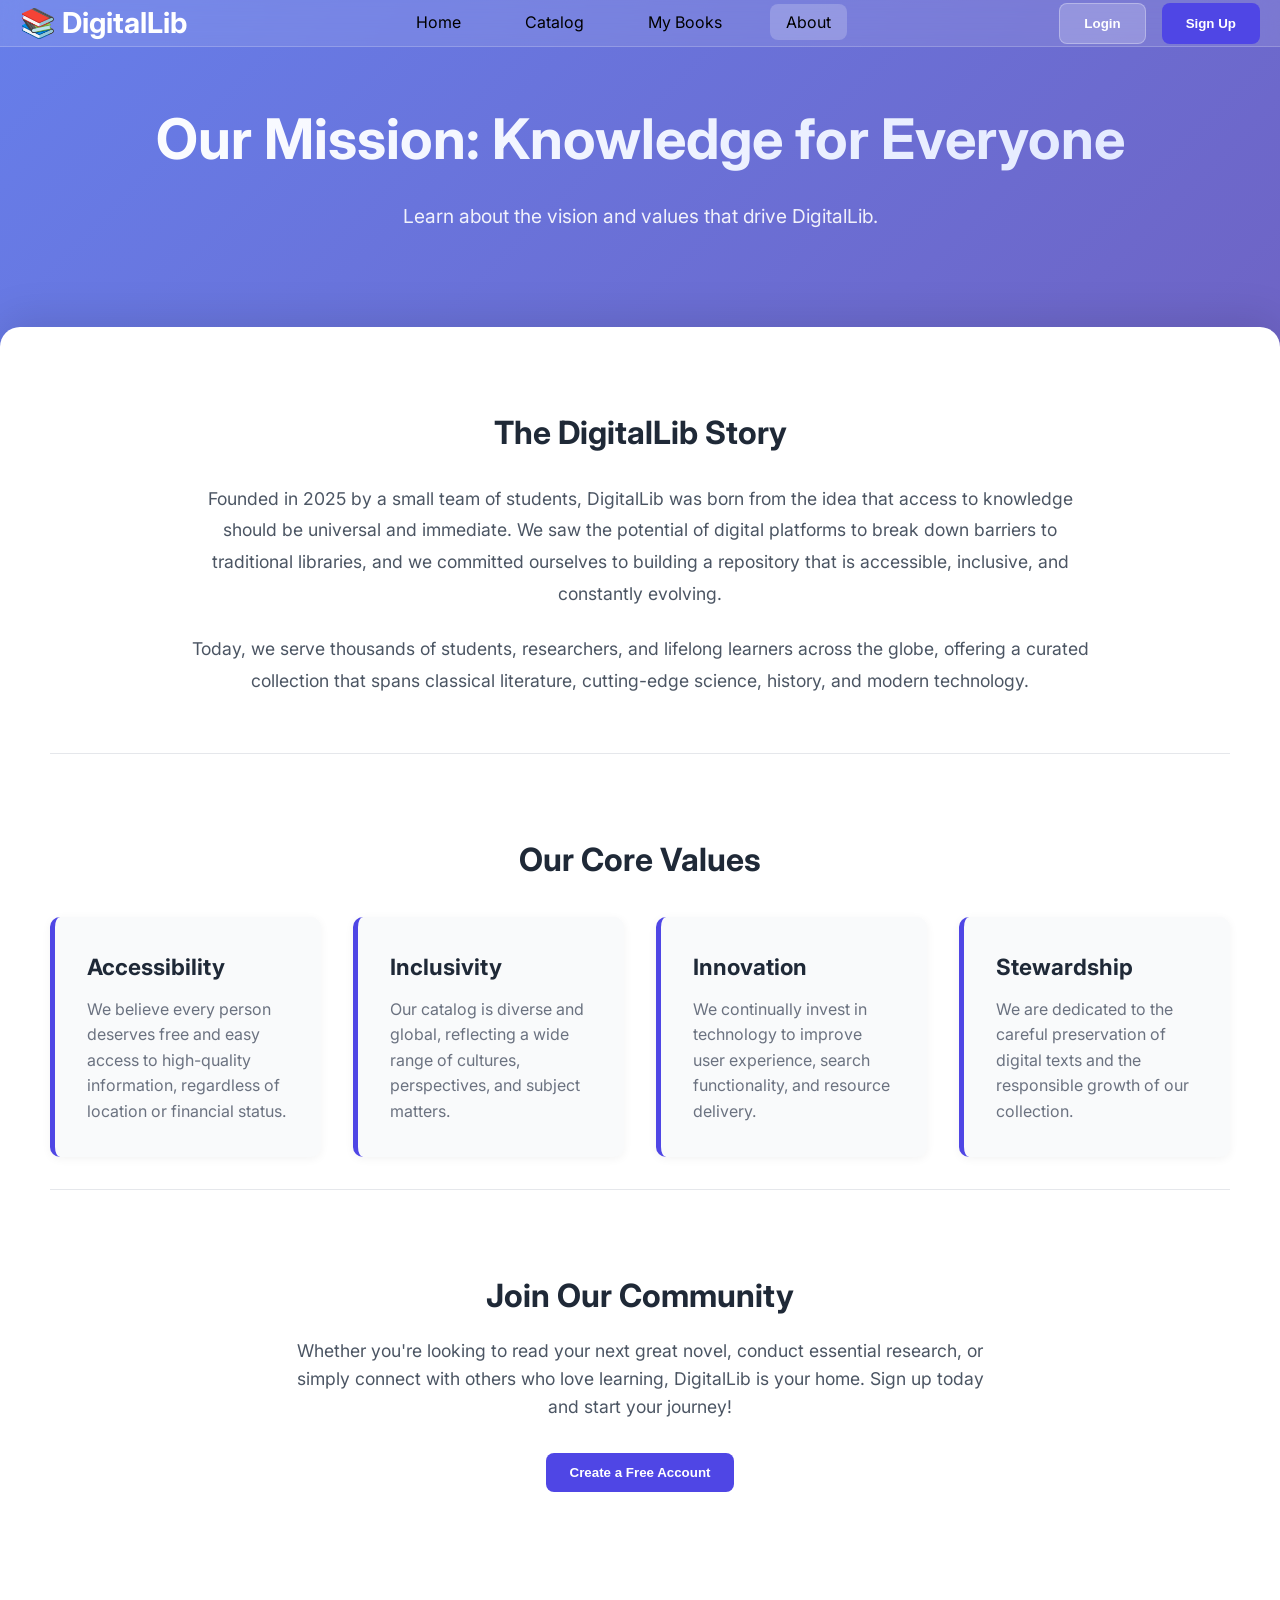
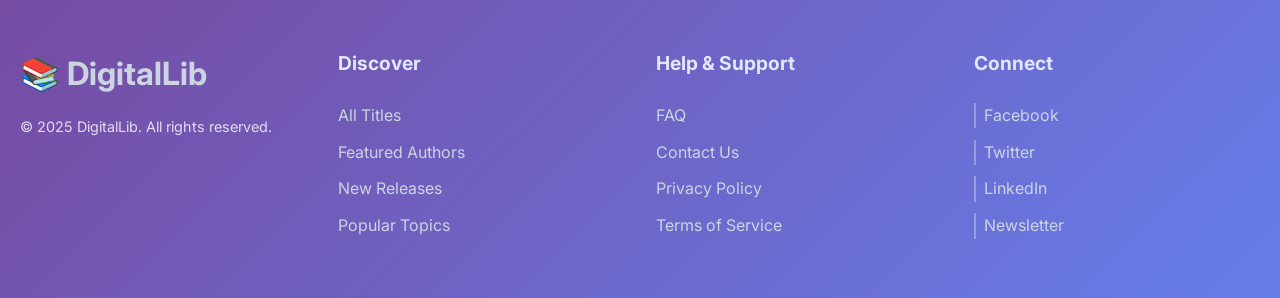
<file: Digital_Library2/about.html>
<!DOCTYPE html>
<html lang="en">
<head>
    <meta charset="UTF-8">
    <meta name="viewport" content="width=device-width, initial-scale=1.0">
    <title>Digital Library - About Us</title>
    
    <link rel="stylesheet" href="style.css">

    <link href="https://fonts.googleapis.com/css2?family=Inter:wght@400;600;700&display=swap" rel="stylesheet">
</head>
<body>
    <header>
        <nav class="container">
            <a href="index.html" class="logo">📚 DigitalLib</a>
            <ul class="nav-links">
                <li><a href="index.html">Home</a></li>
                <li><a href="catalog.html">Catalog</a></li>
                <li><a href="my_books.html">My Books</a></li>
                <li><a href="about.html" class="active-nav">About</a></li>
            </ul>
            <div class="auth-buttons">
                <button class="btn btn-secondary" onclick="showModal('login')">Login</button>
                <button class="btn btn-primary" onclick="showModal('signup')">Sign Up</button>
            </div>
        </nav>
    </header>

    <main>
        <section class="hero hero-small">
            <div class="container">
                <h1>Our Mission: Knowledge for Everyone</h1>
                <p>Learn about the vision and values that drive DigitalLib.</p>
            </div>
        </section>

        <div class="main-content">
            <div class="container content-wrapper">
                
                <div id="aboutSection" class="section about-page-content">

                    <section class="story-section">
                        <h2 class="section-title">The DigitalLib Story</h2>
                        <p>Founded in 2025 by a small team of students, DigitalLib was born from the idea that access to knowledge should be universal and immediate. We saw the potential of digital platforms to break down barriers to traditional libraries, and we committed ourselves to building a repository that is accessible, inclusive, and constantly evolving.</p>
                        <p>Today, we serve thousands of students, researchers, and lifelong learners across the globe, offering a curated collection that spans classical literature, cutting-edge science, history, and modern technology.</p>
                    </section>
                    
                    <section class="mission-section">
                        <h2 class="section-title">Our Core Values</h2>
                        <div class="values-grid">
                            <div class="value-card">
                                <h3>Accessibility</h3>
                                <p>We believe every person deserves free and easy access to high-quality information, regardless of location or financial status.</p>
                            </div>
                            <div class="value-card">
                                <h3>Inclusivity</h3>
                                <p>Our catalog is diverse and global, reflecting a wide range of cultures, perspectives, and subject matters.</p>
                            </div>
                            <div class="value-card">
                                <h3>Innovation</h3>
                                <p>We continually invest in technology to improve user experience, search functionality, and resource delivery.</p>
                            </div>
                            <div class="value-card">
                                <h3>Stewardship</h3>
                                <p>We are dedicated to the careful preservation of digital texts and the responsible growth of our collection.</p>
                            </div>
                        </div>
                    </section>

                    <section class="contact-cta">
                        <h2 class="section-title">Join Our Community</h2>
                        <p>Whether you're looking to read your next great novel, conduct essential research, or simply connect with others who love learning, DigitalLib is your home. Sign up today and start your journey!</p>
                        <button class="btn btn-primary" onclick="showModal('signup')">Create a Free Account</button>
                    </section>

                </div>
            </div>
        </div>
    </main>

    <footer class="footer">
        <div class="container footer-content">
            <div class="footer-section footer-brand">
                <a href="index.html" class="logo">📚 DigitalLib</a>
                <p>&copy; 2025 DigitalLib. All rights reserved.</p>
            </div>
            
            <div class="footer-section">
                <h4>Discover</h4>
                <ul>
                    <li><a href="catalog.html">All Titles</a></li>
                    <li><a href="#">Featured Authors</a></li>
                    <li><a href="#">New Releases</a></li>
                    <li><a href="#">Popular Topics</a></li>
                </ul>
            </div>

            <div class="footer-section">
                <h4>Help & Support</h4>
                <ul>
                    <li><a href="#">FAQ</a></li>
                    <li><a href="#">Contact Us</a></li>
                    <li><a href="#">Privacy Policy</a></li>
                    <li><a href="#">Terms of Service</a></li>
                </ul>
            </div>

            <div class="footer-section">
                <h4>Connect</h4>
                <div class="social-links">
                    <a href="#" target="_blank">Facebook</a>
                    <a href="#" target="_blank">Twitter</a>
                    <a href="#" target="_blank">LinkedIn</a>
                    <a href="#">Newsletter</a>
                </div>
            </div>
        </div>
    </footer>

    <div id="loginModal" class="modal">
        <div class="modal-content">
            <span class="close" onclick="hideModal('login')">&times;</span>
            <h2>Login to Your Account</h2>
            <form>
                <div class="form-group">
                    <label>Email</label>
                    <input type="email" placeholder="Enter your email">
                </div>
                <div class="form-group">
                    <label>Password</label>
                    <input type="password" placeholder="Enter your password">
                </div>
                <button type="submit" class="btn btn-primary" style="width: 100%;">Login</button>
            </form>
        </div>
    </div>

    <div id="signupModal" class="modal">
        <div class="modal-content">
            <span class="close" onclick="hideModal('signup')">&times;</span>
            <h2>Create Your Account</h2>
            <form>
                <div class="form-group">
                    <label>Full Name</label>
                    <input type="text" placeholder="Enter your full name">
                </div>
                <div class="form-group">
                    <label>Email</label>
                    <input type="email" placeholder="Enter your email">
                </div>
                <div class="form-group">
                    <label>Password</label>
                    <input type="password" placeholder="Create a password">
                </div>
                <div class="form-group">
                    <label>Member Type</label>
                    <select>
                        <option>Student</option>
                        <option>Faculty</option>
                        <option>General Public</option>
                    </select>
                </div>
                <button type="submit" class="btn btn-primary" style="width: 100%;">Sign Up</button>
            </form>
        </div>
    </div>

    <script src="script.js" defer></script>
</body>
</html>
</file>
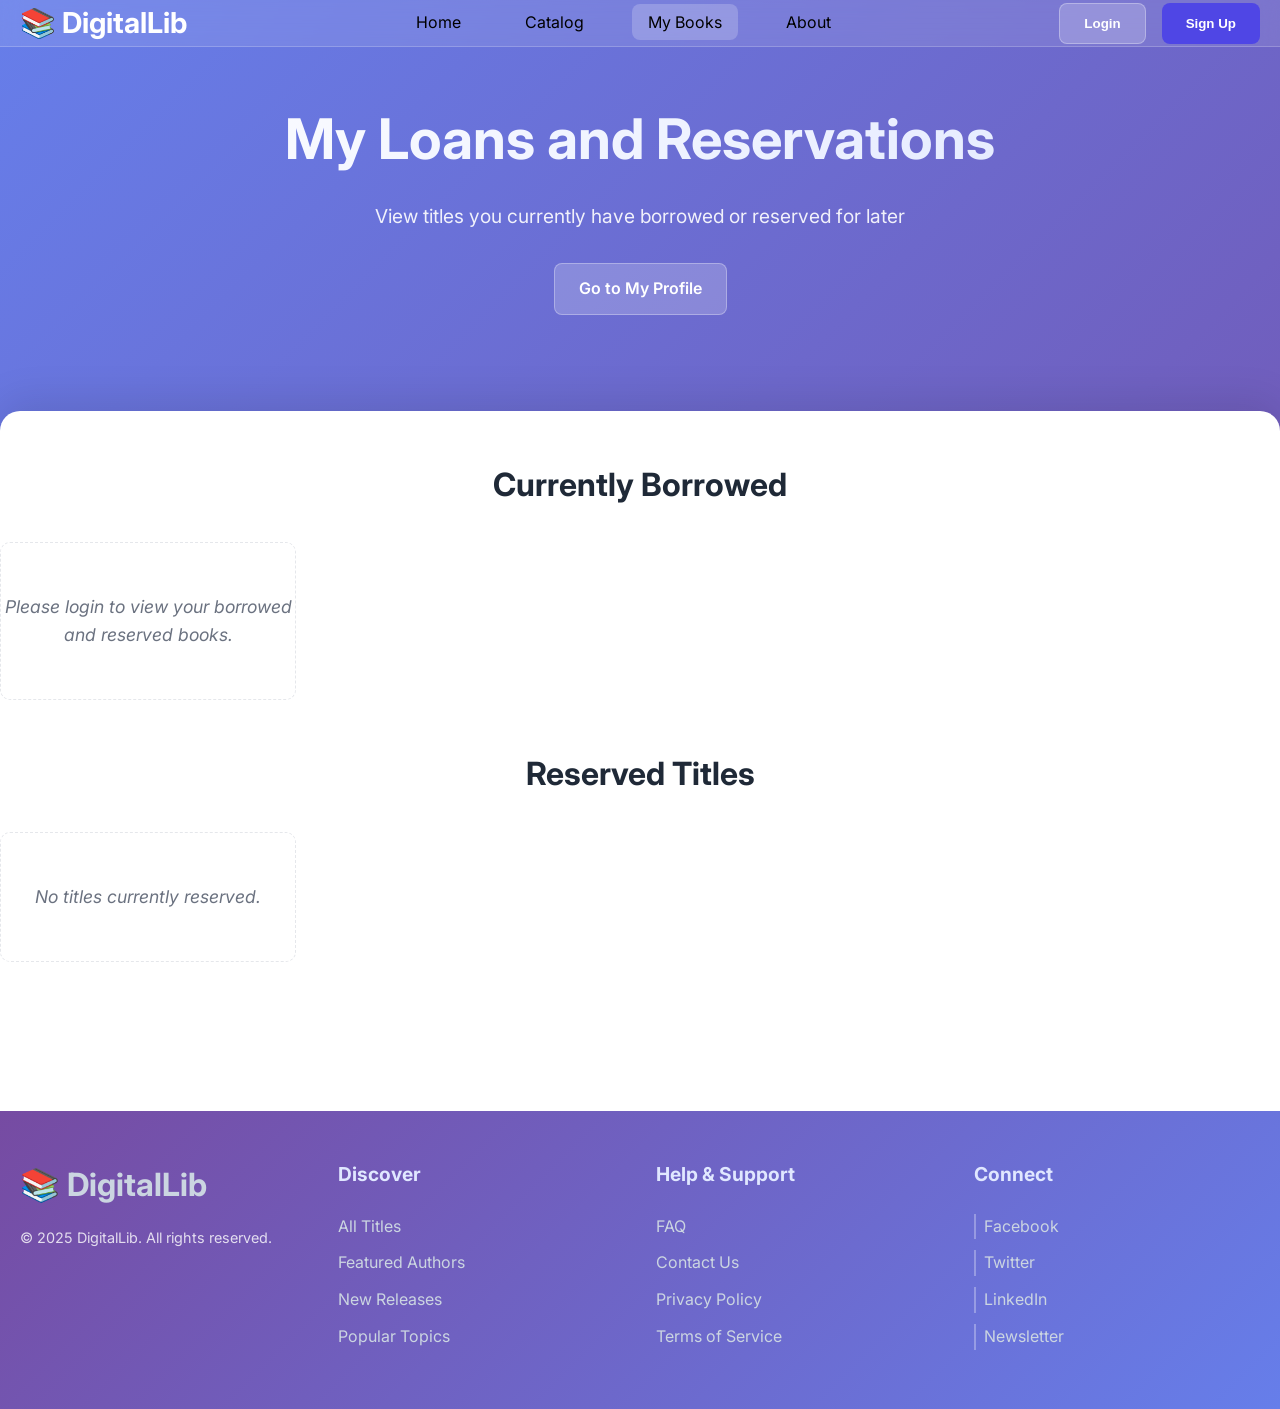
<file: Digital_Library2/my_books.html>
<!DOCTYPE html>
<html lang="en">
<head>
    <meta charset="UTF-8">
    <meta name="viewport" content="width=device-width, initial-scale=1.0">
    <title>Digital Library - My Books</title>
    
    <link rel="stylesheet" href="style.css">

    <link href="https://fonts.googleapis.com/css2?family=Inter:wght@400;600;700&display=swap" rel="stylesheet">
</head>
<body>
    <header>
        <nav class="container">
            <a href="index.html" class="logo">📚 DigitalLib</a>
            <ul class="nav-links">
                <li><a href="index.html">Home</a></li>
                <li><a href="catalog.html">Catalog</a></li>
                <!-- UPDATED LINK -->
                <li><a href="my_books.html" class="active-nav">My Books</a></li> 
                <li><a href="about.html">About</a></li>
            </ul>
            <div class="auth-buttons">
                <button class="btn btn-secondary" onclick="showModal('login')">Login</button>
                <button class="btn btn-primary" onclick="showModal('signup')">Sign Up</button>
            </div>
        </nav>
    </header>

    <main>
        <section class="hero hero-small">
            <div class="container">
                <h1>My Loans and Reservations</h1>
                <p>View titles you currently have borrowed or reserved for later</p>
                
                <!-- NOTE: Search bar is removed from My Books page -->
                <div style="text-align: center; margin-bottom: 2rem;">
                    <a href="#" class="btn btn-secondary">Go to My Profile</a>
                </div>
            </div>
        </section>

        <div class="main-content">
            <div class="container content-wrapper">
                
                <div id="myBooksSection" class="section">
                    <h2 class="section-title">Currently Borrowed</h2>

                    <!-- No filter chips needed here. Content will be loaded by script.js -->
                    <div class="book-grid" id="myBooksGrid">
                        <!-- Content loaded by script.js -->
                        <p class="placeholder-text">Please login to view your borrowed and reserved books.</p>
                    </div>
                    
                    <h2 class="section-title" style="margin-top: 3rem;">Reserved Titles</h2>
                    
                    <div class="book-grid" id="reservedBooksGrid">
                        <!-- Content loaded by script.js -->
                        <p class="placeholder-text">No titles currently reserved.</p>
                    </div>
                </div>
            </div>
        </div>
    </main>

    <footer class="footer">
        <div class="container footer-content">
            <div class="footer-section footer-brand">
                <a href="index.html" class="logo">📚 DigitalLib</a>
                <p>&copy; 2025 DigitalLib. All rights reserved.</p>
            </div>
            
            <div class="footer-section">
                <h4>Discover</h4>
                <ul>
                    <li><a href="catalog.html">All Titles</a></li>
                    <li><a href="#">Featured Authors</a></li>
                    <li><a href="#">New Releases</a></li>
                    <li><a href="#">Popular Topics</a></li>
                </ul>
            </div>

            <div class="footer-section">
                <h4>Help & Support</h4>
                <ul>
                    <li><a href="#">FAQ</a></li>
                    <li><a href="#">Contact Us</a></li>
                    <li><a href="#">Privacy Policy</a></li>
                    <li><a href="#">Terms of Service</a></li>
                </ul>
            </div>

            <div class="footer-section">
                <h4>Connect</h4>
                <div class="social-links">
                    <a href="#" target="_blank">Facebook</a>
                    <a href="#" target="_blank">Twitter</a>
                    <a href="#" target="_blank">LinkedIn</a>
                    <a href="#">Newsletter</a>
                </div>
            </div>
        </div>
    </footer>

    <!-- Modals are included for consistent user experience -->
    <div id="loginModal" class="modal">
        <div class="modal-content">
            <span class="close" onclick="hideModal('login')">&times;</span>
            <h2>Login to Your Account</h2>
            <form>
                <div class="form-group">
                    <label>Email</label>
                    <input type="email" placeholder="Enter your email">
                </div>
                <div class="form-group">
                    <label>Password</label>
                    <input type="password" placeholder="Enter your password">
                </div>
                <button type="submit" class="btn btn-primary" style="width: 100%;">Login</button>
            </form>
        </div>
    </div>

    <div id="signupModal" class="modal">
        <div class="modal-content">
            <span class="close" onclick="hideModal('signup')">&times;</span>
            <h2>Create Your Account</h2>
            <form>
                <div class="form-group">
                    <label>Full Name</label>
                    <input type="text" placeholder="Enter your full name">
                </div>
                <div class="form-group">
                    <label>Email</label>
                    <input type="email" placeholder="Enter your email">
                </div>
                <div class="form-group">
                    <label>Password</label>
                    <input type="password" placeholder="Create a password">
                </div>
                <div class="form-group">
                    <label>Member Type</label>
                    <select>
                        <option>Student</option>
                        <option>Faculty</option>
                        <option>General Public</option>
                    </select>
                </div>
                <button type="submit" class="btn btn-primary" style="width: 100%;">Sign Up</button>
            </form>
        </div>
    </div>

    <script src="script.js" defer></script>
</body>
</html>
</file>
<file: Digital_Library2/style.css>
/* === Global Reset === */
* {
    margin: 0;
    padding: 0;
    box-sizing: border-box;
}

body {
    font-family: 'Inter', -apple-system, BlinkMacSystemFont, sans-serif;
    line-height: 1.6;
    background: linear-gradient(135deg, #667eea 0%, #764ba2 100%);
    min-height: 100vh;
}

/* === Container === */
.container {
    max-width: 1400px;
    margin: 0 auto;
    padding: 0 20px;
}

/* === Header === */
header {
    background: rgba(255, 255, 255, 0.1);
    backdrop-filter: blur(10px);
    border-bottom: 1px solid rgba(255, 255, 255, 0.2);
    position: sticky;
    top: 0;
    z-index: 100;
}

/* === Navigation === */
nav {
    display: flex;
    justify-content: space-between;
    align-items: center;
    padding: 1rem 0;
}

.logo {
    font-size: 1.8rem;
    font-weight: 700;
    color: white;
    text-decoration: none;
}

.nav-links {
    display: flex;
    list-style: none;
    gap: 2rem;
}

.nav-links a {
    color: black;
    text-decoration: none;
    transition: all 0.3s ease;
    padding: 0.5rem 1rem;
    border-radius: 8px;
}

.nav-links a:hover,
.nav-links a.active-nav { /* New style for active link */
    background: rgba(255, 255, 255, 0.2);
    transform: translateY(-2px);
}

/* === Buttons === */
.auth-buttons {
    display: flex;
    gap: 1rem;
}

.btn {
    padding: 0.75rem 1.5rem;
    border: none;
    border-radius: 8px;
    cursor: pointer;
    transition: all 0.3s ease;
    font-weight: 600;
    text-decoration: none;
    display: inline-block;
    text-align: center;
}

.btn-primary {
    background: #4f46e5;
    color: white;
}

.btn-secondary {
    background: rgba(255, 255, 255, 0.2);
    color: white;
    border: 1px solid rgba(255, 255, 255, 0.3);
}

.btn:hover {
    transform: translateY(-2px);
    box-shadow: 0 8px 25px rgba(0, 0, 0, 0.2);
}

/* === Hero Section === */
.hero {
    text-align: center;
    padding: 4rem 0;
    color: white;
}

.hero-small { /* Smaller hero for the Catalog page */
    padding: 3rem 0 2rem;
}

.hero h1 {
    font-size: 3.5rem;
    font-weight: 700;
    margin-bottom: 1rem;
    background: linear-gradient(135deg, #ffffff, #e0e7ff);
    background-clip: text;
    -webkit-background-clip: text;
    -webkit-text-fill-color: transparent;
}

.hero p {
    font-size: 1.2rem;
    margin-bottom: 2rem;
    opacity: 0.9;
}

/* === Search === */
.search-container {
    max-width: 600px;
    margin: 0 auto 3rem;
    position: relative;
}

.search-bar {
    width: 100%;
    padding: 1rem 1.5rem;
    border: none;
    border-radius: 50px;
    font-size: 1rem;
    background: rgba(255, 255, 255, 0.95);
    backdrop-filter: blur(10px);
    box-shadow: 0 8px 32px rgba(0, 0, 0, 0.1);
}

.search-btn {
    position: absolute;
    right: 8px;
    top: 8px;
    background: #4f46e5;
    color: white;
    border: none;
    padding: 0.75rem 1.5rem;
    border-radius: 50px;
    cursor: pointer;
    transition: all 0.3s ease;
}

.search-btn:hover {
    background: #3730a3;
    transform: scale(1.05);
}

/* === Main Content === */
.main-content {
    background: white;
    border-radius: 20px 20px 0 0;
    margin-top: 2rem;
    min-height: 80vh;
    box-shadow: 0 -10px 40px rgba(0, 0, 0, 0.1);
}

.content-wrapper {
    padding: 3rem 0;
}

.section-title {
    font-size: 2rem;
    font-weight: 700;
    margin-bottom: 2rem;
    color: #1f2937;
    text-align: center;
}

.placeholder-text {
    text-align: center;
    color: #6b7280;
    padding: 50px 0;
    font-style: italic;
    font-size: 1.1rem;
    border: 1px dashed #e5e7eb;
    border-radius: 10px;
}

/* === Book Grid === */
.book-grid {
    display: grid;
    grid-template-columns: repeat(auto-fill, minmax(280px, 1fr));
    gap: 2rem;
    margin-bottom: 3rem;
}

/* === Book Card === */
.book-card {
    background: white;
    border-radius: 15px;
    box-shadow: 0 4px 20px rgba(0, 0, 0, 0.1);
    overflow: hidden;
    transition: all 0.3s ease;
    cursor: pointer;
}

.book-card:hover {
    transform: translateY(-8px);
    box-shadow: 0 12px 40px rgba(0, 0, 0, 0.15);
}

.book-cover {
    height: 200px;
    background: linear-gradient(135deg, #667eea, #764ba2);
    display: flex;
    align-items: center;
    justify-content: center;
    color: white;
    font-size: 1.2rem;
    font-weight: 600;
    
    /* Styles for dynamic image covers */
    background-size: cover !important; 
    background-repeat: no-repeat !important; 
    text-shadow: 0 0 5px rgba(0, 0, 0, 0.8);
}

.book-info {
    padding: 1.5rem;
}

.book-title {
    font-size: 1.1rem;
    font-weight: 600;
    margin-bottom: 0.5rem;
    color: #1f2937;
}

.book-author {
    color: #6b7280;
    margin-bottom: 1rem;
}

.book-status {
    display: inline-block;
    padding: 0.25rem 0.75rem;
    border-radius: 20px;
    font-size: 0.875rem;
    font-weight: 500;
    text-transform: capitalize;
}

.status-available {
    background: #dcfce7;
    color: #166534;
}

.status-borrowed {
    background: #fef3c7;
    color: #92400e;
}

.status-reserved {
    background: #dbeafe;
    color: #1e40af;
}

/* === Categories === */
.categories {
    display: flex;
    flex-wrap: wrap;
    gap: 1rem;
    margin-bottom: 3rem;
    overflow-x: auto;
    padding: 1rem 0;
}

.category-chip {
    background: #f3f4f6;
    color: #374151;
    padding: 0.5rem 1rem;
    border-radius: 25px;
    white-space: nowrap;
    cursor: pointer;
    transition: all 0.3s ease;
    border: 2px solid transparent;
}

.category-chip:hover,
.category-chip.active {
    background: #4f46e5;
    color: white;
    transform: translateY(-2px);
}

/* === Stats (Only on Home Page) === */
.stats {
    display: grid;
    grid-template-columns: repeat(auto-fit, minmax(200px, 1fr));
    gap: 2rem;
    margin: 3rem 0;
}

.stat-card {
    background: linear-gradient(135deg, #667eea, #764ba2);
    color: white;
    padding: 2rem;
    border-radius: 15px;
    text-align: center;
    box-shadow: 0 4px 20px rgba(102, 126, 234, 0.3);
}

.stat-number {
    font-size: 2.5rem;
    font-weight: 700;
    margin-bottom: 0.5rem;
}

.stat-label {
    opacity: 0.9;
}

/* === Modals === */
.modal {
    display: none;
    position: fixed;
    top: 0;
    left: 0;
    width: 100%;
    height: 100%;
    background: rgba(0, 0, 0, 0.5);
    backdrop-filter: blur(5px);
    z-index: 1000;
}

.modal-content {
    background: white;
    margin: 5% auto;
    padding: 2rem;
    border-radius: 15px;
    max-width: 500px;
    position: relative;
    animation: modalSlideIn 0.3s ease-out;
}

@keyframes modalSlideIn {
    from {
        transform: translateY(-50px);
        opacity: 0;
    }
    to {
        transform: translateY(0);
        opacity: 1;
    }
}

.close {
    position: absolute;
    top: 1rem;
    right: 1rem;
    font-size: 1.5rem;
    cursor: pointer;
    color: #6b7280;
}

.close:hover {
    color: #1f2937;
}

/* === Form === */
.form-group {
    margin-bottom: 1.5rem;
}

.form-group label {
    display: block;
    margin-bottom: 0.5rem;
    font-weight: 600;
    color: #374151;
}

.form-group input,
.form-group select,
.form-group textarea {
    width: 100%;
    padding: 0.75rem;
    border: 2px solid #e5e7eb;
    border-radius: 8px;
    font-size: 1rem;
    transition: border-color 0.3s ease;
}

.form-group input:focus,
.form-group select:focus,
.form-group textarea:focus {
    outline: none;
    border-color: #4f46e5;
}

/* === Footer === */
.footer {
    background: linear-gradient(135deg, #764ba2 0%, #667eea 100%);
    color: white;
    padding: 3rem 0;
    margin-top: -20px;
}

.footer-content {
    display: grid;
    grid-template-columns: repeat(auto-fit, minmax(200px, 1fr));
    gap: 2rem;
}

.footer-section h4 {
    font-size: 1.2rem;
    font-weight: 700;
    margin-bottom: 1.5rem;
    color: #e0e7ff;
}

.footer-section ul {
    list-style: none;
    padding: 0;
}

.footer-section ul li {
    margin-bottom: 0.7rem;
}

.footer-section a {
    color: #cbd5e1;
    text-decoration: none;
    transition: color 0.3s ease;
}

.footer-section a:hover {
    color: white;
    text-decoration: underline;
}

.footer-brand .logo {
    font-size: 2rem;
    margin-bottom: 0.5rem;
    display: block;
}

.footer-brand p {
    font-size: 0.9rem;
    opacity: 0.8;
    margin-top: 1rem;
}

.social-links a {
    display: block;
    margin-bottom: 0.7rem;
    width: fit-content;
    padding-left: 0.5rem;
    border-left: 2px solid rgba(255, 255, 255, 0.3);
}

.social-links a:hover {
    border-left-color: white;
}

/* === Responsive === */
@media (max-width: 768px) {
    .nav-links {
        display: none;
    }
    .hero h1 {
        font-size: 2.5rem;
    }
    .categories {
        flex-wrap: nowrap;
    }
    .footer-content {
        grid-template-columns: 1fr 1fr;
        text-align: center;
    }
    .footer-section:first-child {
        grid-column: 1 / -1;
        margin-bottom: 1rem;
    }
    .footer-brand .logo {
        text-align: center;
    }
    .social-links {
        display: flex;
        flex-direction: column;
        align-items: center;
    }
}

/* === Scrollbar === */
::-webkit-scrollbar {
    width: 8px;
}
::-webkit-scrollbar-thumb {
    background: #cbd5e1;
    border-radius: 4px;
}
::-webkit-scrollbar-thumb:hover {
    background: #94a3b8;
}
/* Add these styles to the bottom of your existing style.css */

/* === About Page Specific Styles === */

.about-page-content {
    padding: 0 50px; /* Gives some horizontal spacing */
}

.story-section, .mission-section, .contact-cta {
    padding: 2rem 0;
    margin-bottom: 3rem;
    border-bottom: 1px solid #e5e7eb;
}

.story-section p {
    font-size: 1.1rem;
    line-height: 1.8;
    color: #4b5563;
    max-width: 900px;
    margin: 1.5rem auto;
    text-align: center;
}

.story-section .section-title,
.contact-cta .section-title {
    margin-bottom: 1rem;
}

/* Values Grid */
.values-grid {
    display: grid;
    grid-template-columns: repeat(auto-fit, minmax(250px, 1fr));
    gap: 2rem;
    margin-top: 2rem;
}

.value-card {
    background: #f9fafb;
    padding: 2rem;
    border-radius: 10px;
    border-left: 5px solid #4f46e5;
    box-shadow: 0 2px 10px rgba(0, 0, 0, 0.05);
}

.value-card h3 {
    font-size: 1.4rem;
    color: #1f2937;
    margin-bottom: 0.75rem;
}

.value-card p {
    color: #6b7280;
}

/* Contact CTA */
.contact-cta {
    text-align: center;
    border-bottom: none;
}

.contact-cta p {
    font-size: 1.1rem;
    color: #4b5563;
    max-width: 700px;
    margin: 1rem auto 2rem;
}

/* Responsive adjustment for About Page */
@media (max-width: 768px) {
    .about-page-content {
        padding: 0 15px;
    }
    .story-section p {
        text-align: left;
        margin: 1.5rem 0;
    }
}
</file>
